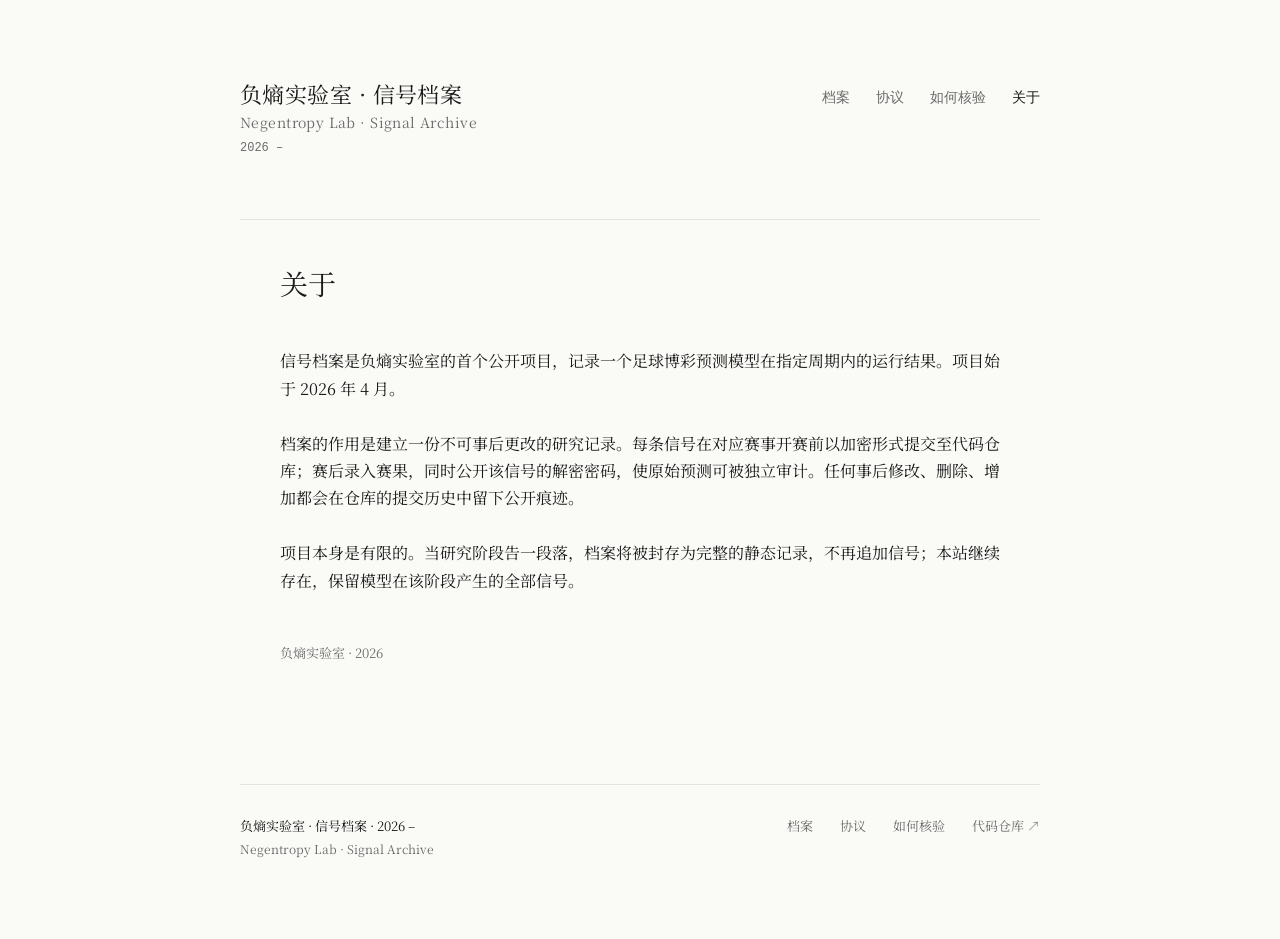
<file: about.html>
<!DOCTYPE html>
<html lang="zh-CN">
<head>
  <meta charset="UTF-8">
  <meta name="viewport" content="width=device-width, initial-scale=1.0">
  <title>关于 · 负熵实验室信号档案</title>
  <meta name="description" content="关于负熵实验室信号档案">
  <link rel="preconnect" href="https://fonts.googleapis.com">
  <link rel="preconnect" href="https://fonts.gstatic.com" crossorigin>
  <link href="https://fonts.googleapis.com/css2?family=Noto+Serif+SC:wght@400;500&display=swap" rel="stylesheet">
  <link rel="stylesheet" href="styles.css?v=20260419l">
</head>
<body>
<div class="wrap">

  <header class="site-header">
    <div class="brand">
      <div class="brand-main-cn">负熵实验室 · 信号档案</div>
      <div class="brand-main-en">Negentropy Lab · Signal Archive</div>
      <div class="brand-meta">2026 –</div>
    </div>
    <nav class="site-nav">
      <a href="index.html">档案</a>
      <a href="protocol.html">协议</a>
      <a href="how.html">如何核验</a>
      <a href="about.html" class="active">关于</a>
    </nav>
  </header>

  <article class="doc">
    <h1>关于</h1>

    <p>信号档案是负熵实验室的首个公开项目，记录一个足球博彩预测模型在指定周期内的运行结果。项目始于 2026 年 4 月。</p>

    <p>档案的作用是建立一份不可事后更改的研究记录。每条信号在对应赛事开赛前以加密形式提交至代码仓库；赛后录入赛果，同时公开该信号的解密密码，使原始预测可被独立审计。任何事后修改、删除、增加都会在仓库的提交历史中留下公开痕迹。</p>

    <p>项目本身是有限的。当研究阶段告一段落，档案将被封存为完整的静态记录，不再追加信号；本站继续存在，保留模型在该阶段产生的全部信号。</p>

    <p class="about-signoff">负熵实验室 · 2026</p>
  </article>

  <footer class="site-footer">
    <div class="footer-brand">
      <div class="footer-brand-cn">负熵实验室 · 信号档案 · 2026 –</div>
      <div class="footer-brand-en">Negentropy Lab · Signal Archive</div>
    </div>
    <div class="footer-links">
      <a href="index.html">档案</a>
      <a href="protocol.html">协议</a>
      <a href="how.html">如何核验</a>
      <a href="https://github.com/NegentropyLab/csv2026" target="_blank" rel="noopener">代码仓库 ↗</a>
    </div>
  </footer>

</div>
</body>
</html>
</file>
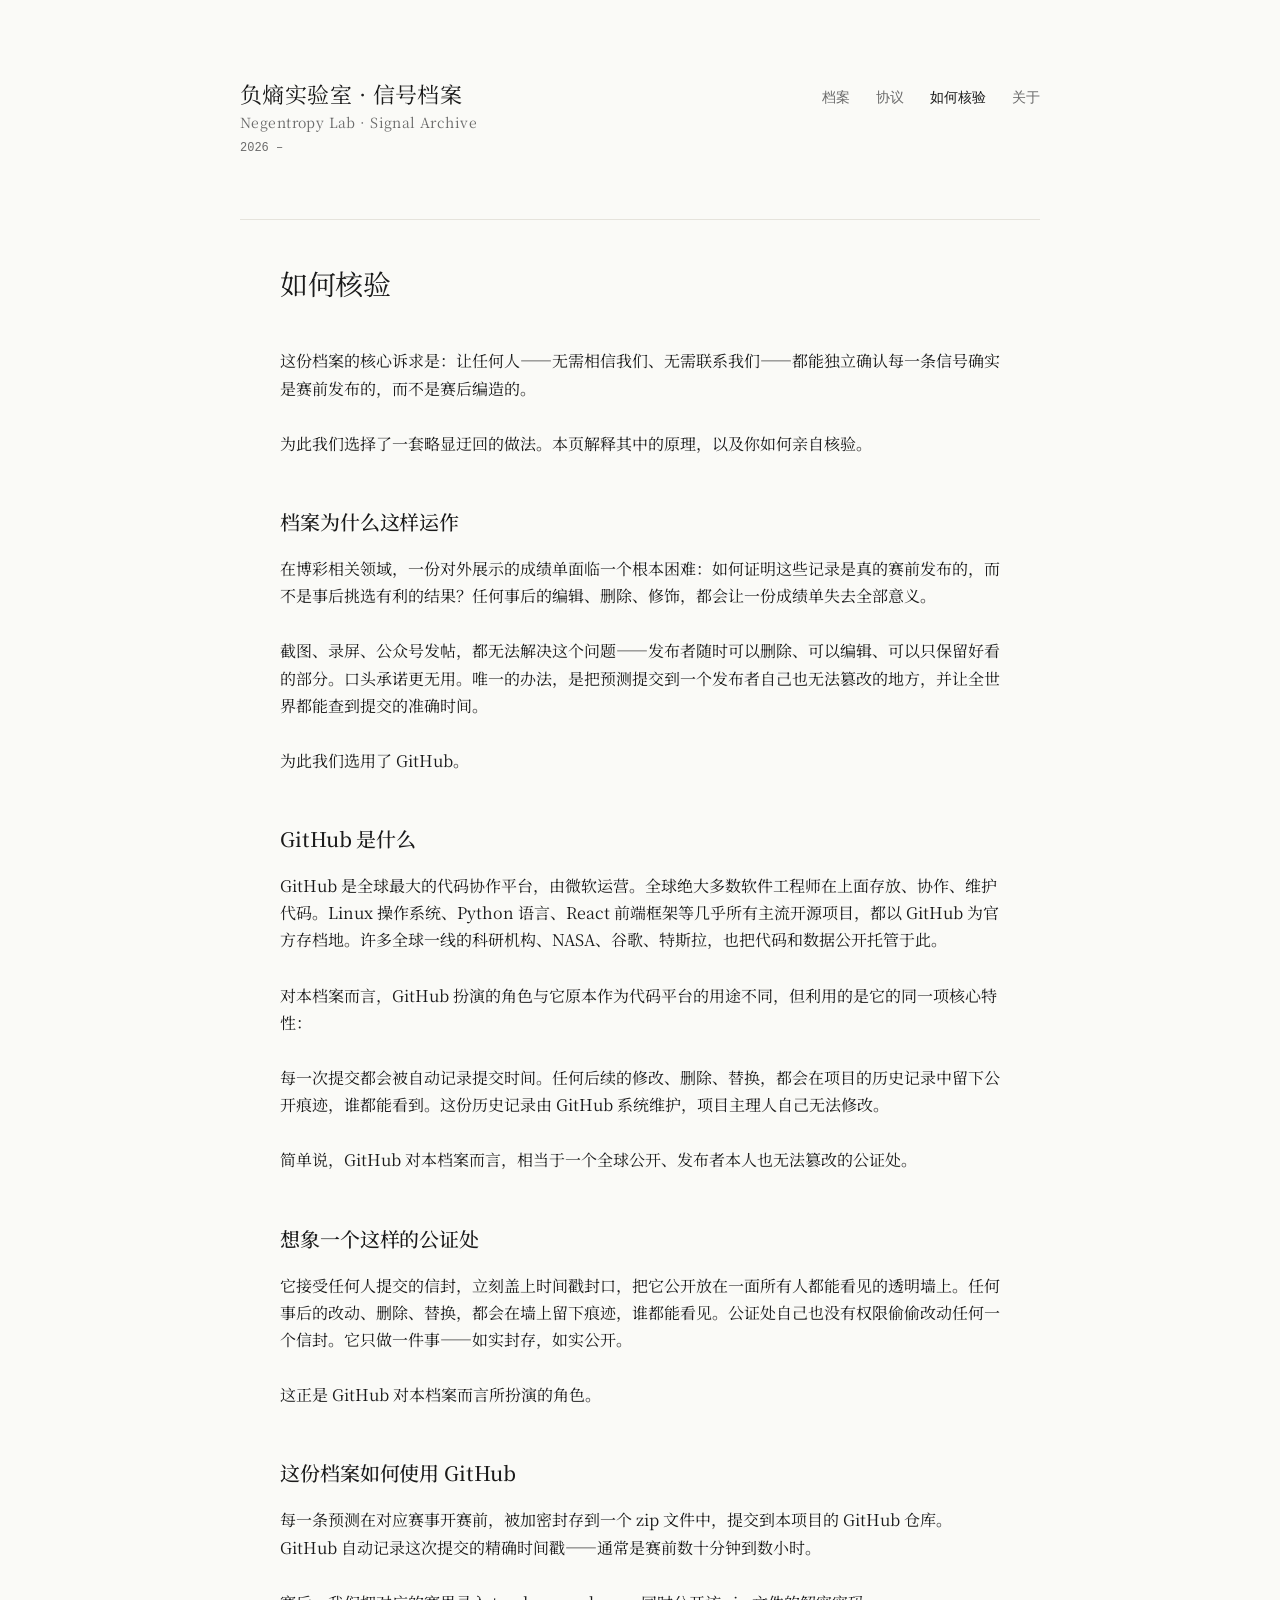
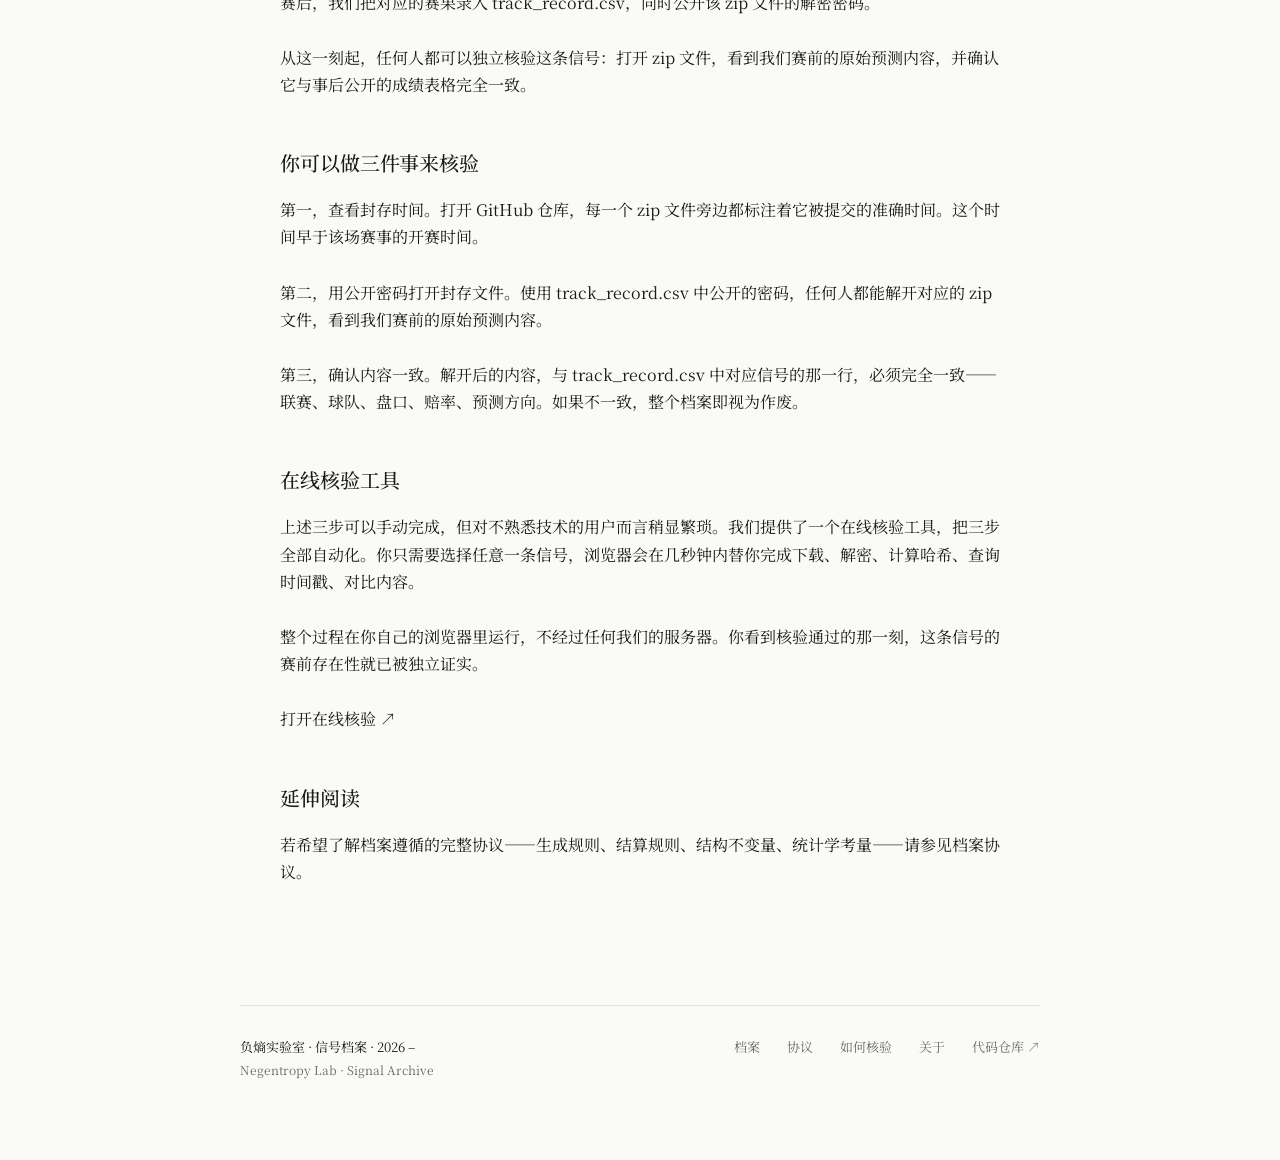
<file: how.html>
<!DOCTYPE html>
<html lang="zh-CN">
<head>
  <meta charset="UTF-8">
  <meta name="viewport" content="width=device-width, initial-scale=1.0">
  <title>如何核验 · 负熵实验室信号档案</title>
  <meta name="description" content="如何独立核验负熵实验室信号档案">
  <link rel="preconnect" href="https://fonts.googleapis.com">
  <link rel="preconnect" href="https://fonts.gstatic.com" crossorigin>
  <link href="https://fonts.googleapis.com/css2?family=Noto+Serif+SC:wght@400;500&display=swap" rel="stylesheet">
  <link rel="stylesheet" href="styles.css?v=20260419l">
</head>
<body>
<div class="wrap">

  <header class="site-header">
    <div class="brand">
      <div class="brand-main-cn">负熵实验室 · 信号档案</div>
      <div class="brand-main-en">Negentropy Lab · Signal Archive</div>
      <div class="brand-meta">2026 –</div>
    </div>
    <nav class="site-nav">
      <a href="index.html">档案</a>
      <a href="protocol.html">协议</a>
      <a href="how.html" class="active">如何核验</a>
      <a href="about.html">关于</a>
    </nav>
  </header>

  <article class="doc">
    <h1>如何核验</h1>

    <p>这份档案的核心诉求是：让任何人——无需相信我们、无需联系我们——都能独立确认每一条信号确实是赛前发布的，而不是赛后编造的。</p>

    <p>为此我们选择了一套略显迂回的做法。本页解释其中的原理，以及你如何亲自核验。</p>

    <h2>档案为什么这样运作</h2>

    <p>在博彩相关领域，一份对外展示的成绩单面临一个根本困难：如何证明这些记录是真的赛前发布的，而不是事后挑选有利的结果？任何事后的编辑、删除、修饰，都会让一份成绩单失去全部意义。</p>

    <p>截图、录屏、公众号发帖，都无法解决这个问题——发布者随时可以删除、可以编辑、可以只保留好看的部分。口头承诺更无用。唯一的办法，是把预测提交到一个发布者自己也无法篡改的地方，并让全世界都能查到提交的准确时间。</p>

    <p>为此我们选用了 GitHub。</p>

    <h2>GitHub 是什么</h2>

    <p>GitHub 是全球最大的代码协作平台，由微软运营。全球绝大多数软件工程师在上面存放、协作、维护代码。Linux 操作系统、Python 语言、React 前端框架等几乎所有主流开源项目，都以 GitHub 为官方存档地。许多全球一线的科研机构、NASA、谷歌、特斯拉，也把代码和数据公开托管于此。</p>

    <p>对本档案而言，GitHub 扮演的角色与它原本作为代码平台的用途不同，但利用的是它的同一项核心特性：</p>

    <p>每一次提交都会被自动记录提交时间。任何后续的修改、删除、替换，都会在项目的历史记录中留下公开痕迹，谁都能看到。这份历史记录由 GitHub 系统维护，项目主理人自己无法修改。</p>

    <p>简单说，GitHub 对本档案而言，相当于一个全球公开、发布者本人也无法篡改的公证处。</p>

    <h2>想象一个这样的公证处</h2>

    <p>它接受任何人提交的信封，立刻盖上时间戳封口，把它公开放在一面所有人都能看见的透明墙上。任何事后的改动、删除、替换，都会在墙上留下痕迹，谁都能看见。公证处自己也没有权限偷偷改动任何一个信封。它只做一件事——如实封存，如实公开。</p>

    <p>这正是 GitHub 对本档案而言所扮演的角色。</p>

    <h2>这份档案如何使用 GitHub</h2>

    <p>每一条预测在对应赛事开赛前，被加密封存到一个 zip 文件中，提交到本项目的 GitHub 仓库。GitHub 自动记录这次提交的精确时间戳——通常是赛前数十分钟到数小时。</p>

    <p>赛后，我们把对应的赛果录入 track_record.csv，同时公开该 zip 文件的解密密码。</p>

    <p>从这一刻起，任何人都可以独立核验这条信号：打开 zip 文件，看到我们赛前的原始预测内容，并确认它与事后公开的成绩表格完全一致。</p>

    <h2>你可以做三件事来核验</h2>

    <p>第一，查看封存时间。打开 GitHub 仓库，每一个 zip 文件旁边都标注着它被提交的准确时间。这个时间早于该场赛事的开赛时间。</p>

    <p>第二，用公开密码打开封存文件。使用 track_record.csv 中公开的密码，任何人都能解开对应的 zip 文件，看到我们赛前的原始预测内容。</p>

    <p>第三，确认内容一致。解开后的内容，与 track_record.csv 中对应信号的那一行，必须完全一致——联赛、球队、盘口、赔率、预测方向。如果不一致，整个档案即视为作废。</p>

    <h2>在线核验工具</h2>

    <p>上述三步可以手动完成，但对不熟悉技术的用户而言稍显繁琐。我们提供了一个在线核验工具，把三步全部自动化。你只需要选择任意一条信号，浏览器会在几秒钟内替你完成下载、解密、计算哈希、查询时间戳、对比内容。</p>

    <p>整个过程在你自己的浏览器里运行，不经过任何我们的服务器。你看到核验通过的那一刻，这条信号的赛前存在性就已被独立证实。</p>

    <p><a href="verify.html">打开在线核验 ↗</a></p>

    <h2>延伸阅读</h2>

    <p>若希望了解档案遵循的完整协议——生成规则、结算规则、结构不变量、统计学考量——请参见<a href="protocol.html">档案协议</a>。</p>
  </article>

  <footer class="site-footer">
    <div class="footer-brand">
      <div class="footer-brand-cn">负熵实验室 · 信号档案 · 2026 –</div>
      <div class="footer-brand-en">Negentropy Lab · Signal Archive</div>
    </div>
    <div class="footer-links">
      <a href="index.html">档案</a>
      <a href="protocol.html">协议</a>
      <a href="how.html">如何核验</a>
      <a href="about.html">关于</a>
      <a href="https://github.com/NegentropyLab/csv2026" target="_blank" rel="noopener">代码仓库 ↗</a>
    </div>
  </footer>

</div>
</body>
</html>
</file>
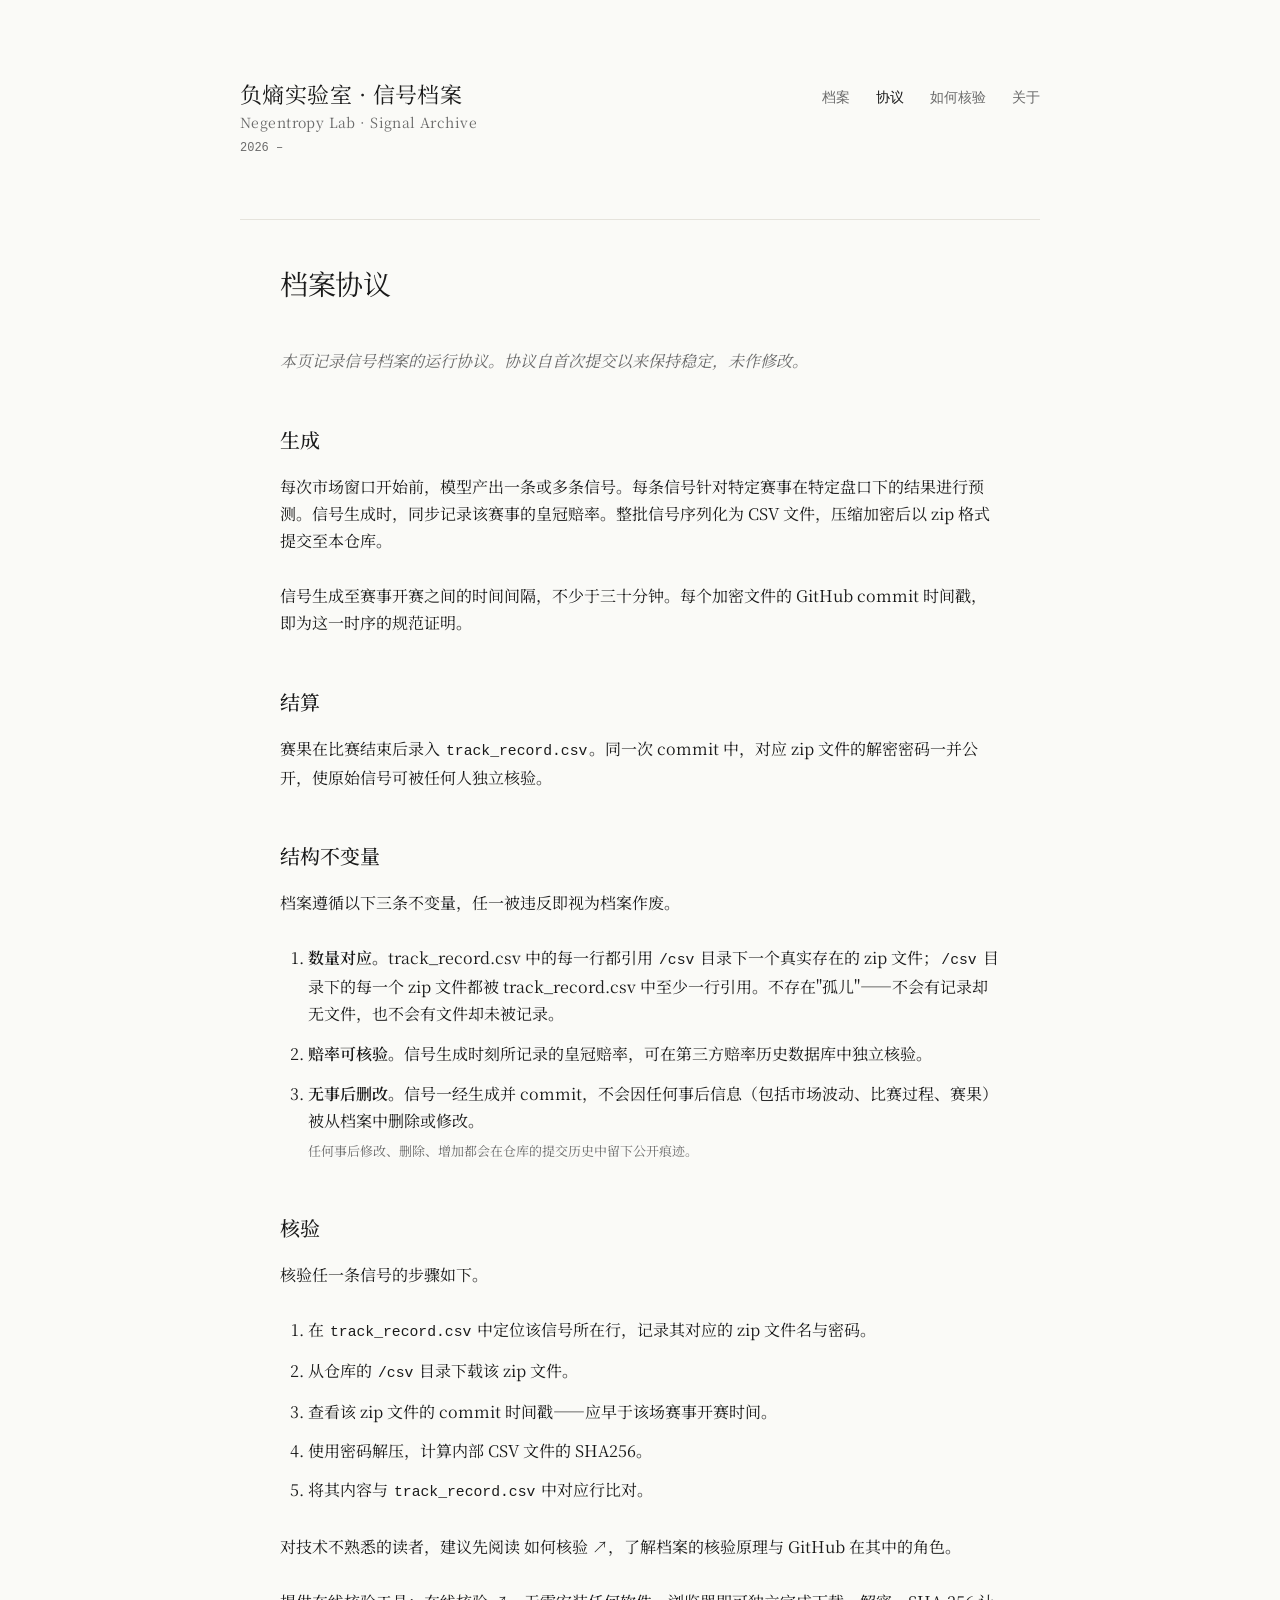
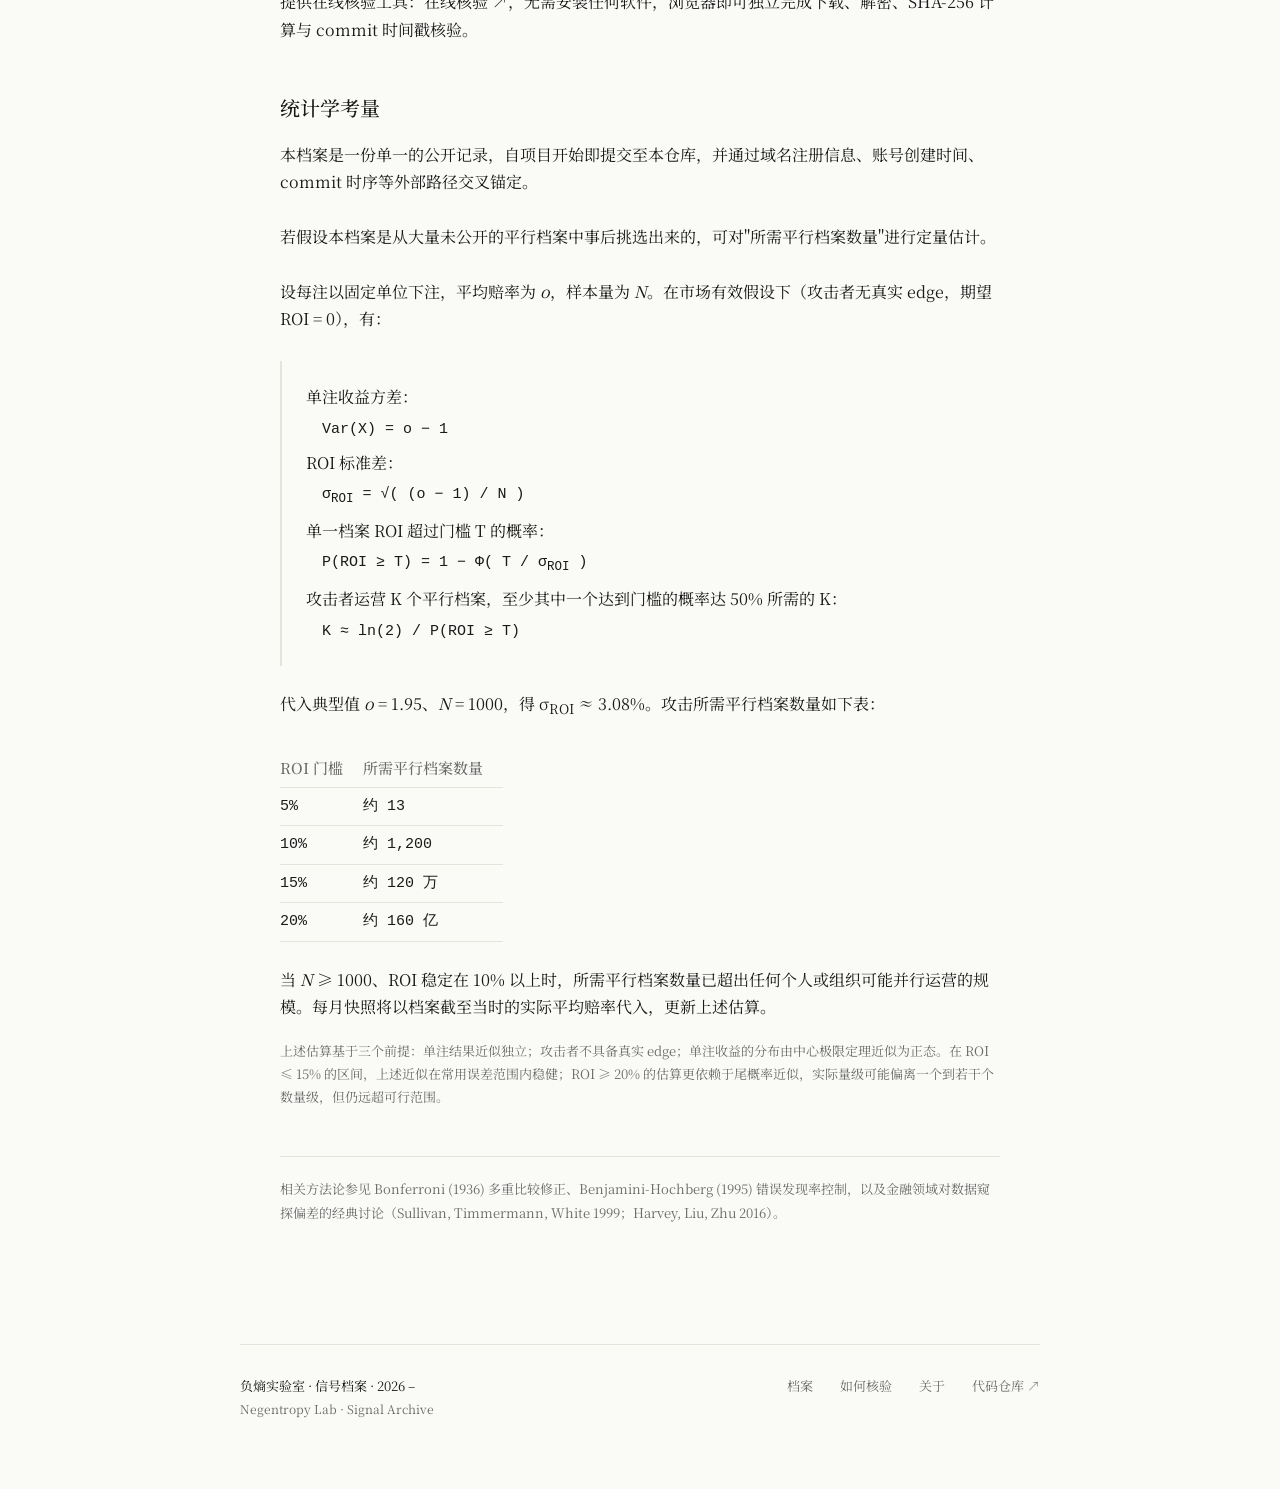
<file: protocol.html>
<!DOCTYPE html>
<html lang="zh-CN">
<head>
  <meta charset="UTF-8">
  <meta name="viewport" content="width=device-width, initial-scale=1.0">
  <title>档案协议 · 负熵实验室</title>
  <meta name="description" content="信号档案的运行协议与核验方式">
  <link rel="preconnect" href="https://fonts.googleapis.com">
  <link rel="preconnect" href="https://fonts.gstatic.com" crossorigin>
  <link href="https://fonts.googleapis.com/css2?family=Noto+Serif+SC:wght@400;500&display=swap" rel="stylesheet">
  <link rel="stylesheet" href="styles.css?v=20260419l">
</head>
<body>
<div class="wrap">

  <header class="site-header">
    <div class="brand">
      <div class="brand-main-cn">负熵实验室 · 信号档案</div>
      <div class="brand-main-en">Negentropy Lab · Signal Archive</div>
      <div class="brand-meta">2026 –</div>
    </div>
    <nav class="site-nav">
      <a href="index.html">档案</a>
      <a href="protocol.html" class="active">协议</a>
      <a href="how.html">如何核验</a>
      <a href="about.html">关于</a>
    </nav>
  </header>

  <article class="doc">
    <h1>档案协议</h1>

    <p class="protocol-preface">本页记录信号档案的运行协议。协议自首次提交以来保持稳定，未作修改。</p>

    <h2>生成</h2>

    <p>每次市场窗口开始前，模型产出一条或多条信号。每条信号针对特定赛事在特定盘口下的结果进行预测。信号生成时，同步记录该赛事的皇冠赔率。整批信号序列化为 CSV 文件，压缩加密后以 zip 格式提交至本仓库。</p>

    <p>信号生成至赛事开赛之间的时间间隔，不少于三十分钟。每个加密文件的 GitHub commit 时间戳，即为这一时序的规范证明。</p>

    <h2>结算</h2>

    <p>赛果在比赛结束后录入 <code>track_record.csv</code>。同一次 commit 中，对应 zip 文件的解密密码一并公开，使原始信号可被任何人独立核验。</p>

    <h2>结构不变量</h2>

    <p>档案遵循以下三条不变量，任一被违反即视为档案作废。</p>

    <ol class="invariants">
      <li><strong>数量对应。</strong>track_record.csv 中的每一行都引用 <code>/csv</code> 目录下一个真实存在的 zip 文件；<code>/csv</code> 目录下的每一个 zip 文件都被 track_record.csv 中至少一行引用。不存在"孤儿"——不会有记录却无文件，也不会有文件却未被记录。</li>
      <li><strong>赔率可核验。</strong>信号生成时刻所记录的皇冠赔率，可在第三方赔率历史数据库中独立核验。</li>
      <li><strong>无事后删改。</strong>信号一经生成并 commit，不会因任何事后信息（包括市场波动、比赛过程、赛果）被从档案中删除或修改。
        <div class="li-note">任何事后修改、删除、增加都会在仓库的提交历史中留下公开痕迹。</div>
      </li>
    </ol>

    <h2>核验</h2>

    <p>核验任一条信号的步骤如下。</p>

    <ol>
      <li>在 <code>track_record.csv</code> 中定位该信号所在行，记录其对应的 zip 文件名与密码。</li>
      <li>从仓库的 <code>/csv</code> 目录下载该 zip 文件。</li>
      <li>查看该 zip 文件的 commit 时间戳——应早于该场赛事开赛时间。</li>
      <li>使用密码解压，计算内部 CSV 文件的 SHA256。</li>
      <li>将其内容与 <code>track_record.csv</code> 中对应行比对。</li>
    </ol>

    <p>对技术不熟悉的读者，建议先阅读 <a href="how.html">如何核验 ↗</a>，了解档案的核验原理与 GitHub 在其中的角色。</p>

    <p>提供在线核验工具：<a href="verify.html">在线核验 ↗</a>，无需安装任何软件，浏览器即可独立完成下载、解密、SHA-256 计算与 commit 时间戳核验。</p>

    <h2>统计学考量</h2>

    <p>本档案是一份单一的公开记录，自项目开始即提交至本仓库，并通过域名注册信息、账号创建时间、commit 时序等外部路径交叉锚定。</p>

    <p>若假设本档案是从大量未公开的平行档案中事后挑选出来的，可对"所需平行档案数量"进行定量估计。</p>

    <p>设每注以固定单位下注，平均赔率为 <em>o</em>，样本量为 <em>N</em>。在市场有效假设下（攻击者无真实 edge，期望 ROI = 0），有：</p>

    <div class="formula-block">
      <p>单注收益方差：</p>
      <p class="formula">Var(X) = o − 1</p>

      <p>ROI 标准差：</p>
      <p class="formula">σ<sub>ROI</sub> = √( (o − 1) / N )</p>

      <p>单一档案 ROI 超过门槛 T 的概率：</p>
      <p class="formula">P(ROI ≥ T) = 1 − Φ( T / σ<sub>ROI</sub> )</p>

      <p>攻击者运营 K 个平行档案，至少其中一个达到门槛的概率达 50% 所需的 K：</p>
      <p class="formula">K ≈ ln(2) / P(ROI ≥ T)</p>
    </div>

    <p>代入典型值 <em>o</em> = 1.95、<em>N</em> = 1000，得 σ<sub>ROI</sub> ≈ 3.08%。攻击所需平行档案数量如下表：</p>

    <table class="stats-table">
      <thead>
        <tr><th>ROI 门槛</th><th>所需平行档案数量</th></tr>
      </thead>
      <tbody>
        <tr><td>5%</td><td>约 13</td></tr>
        <tr><td>10%</td><td>约 1,200</td></tr>
        <tr><td>15%</td><td>约 120 万</td></tr>
        <tr><td>20%</td><td>约 160 亿</td></tr>
      </tbody>
    </table>

    <p>当 <em>N</em> ≥ 1000、ROI 稳定在 10% 以上时，所需平行档案数量已超出任何个人或组织可能并行运营的规模。每月快照将以档案截至当时的实际平均赔率代入，更新上述估算。</p>

    <p class="protocol-caveat">上述估算基于三个前提：单注结果近似独立；攻击者不具备真实 edge；单注收益的分布由中心极限定理近似为正态。在 ROI ≤ 15% 的区间，上述近似在常用误差范围内稳健；ROI ≥ 20% 的估算更依赖于尾概率近似，实际量级可能偏离一个到若干个数量级，但仍远超可行范围。</p>

    <p class="protocol-footnote">相关方法论参见 Bonferroni (1936) 多重比较修正、Benjamini-Hochberg (1995) 错误发现率控制，以及金融领域对数据窥探偏差的经典讨论（Sullivan, Timmermann, White 1999；Harvey, Liu, Zhu 2016）。</p>
  </article>

  <footer class="site-footer">
    <div class="footer-brand">
      <div class="footer-brand-cn">负熵实验室 · 信号档案 · 2026 –</div>
      <div class="footer-brand-en">Negentropy Lab · Signal Archive</div>
    </div>
    <div class="footer-links">
      <a href="index.html">档案</a>
      <a href="how.html">如何核验</a>
      <a href="about.html">关于</a>
      <a href="https://github.com/NegentropyLab/csv2026" target="_blank" rel="noopener">代码仓库 ↗</a>
    </div>
  </footer>

</div>
</body>
</html>
</file>
<file: styles.css>
/* Negentropy Lab · Signal Archive */

*, *::before, *::after { box-sizing: border-box; }
html, body, h1, h2, h3, p, ol, ul, figure, table { margin: 0; padding: 0; }

:root {
  --bg: #FAFAF7;
  --text: #1A1A1A;
  --text-primary: #1A1A1A;
  --text-secondary: #6B6B6B;
  --accent: #2C3E50;
  --border: #E5E3DC;
  --grid: #F0EEE7;
  --font-serif: Georgia, "Source Han Serif SC", "Noto Serif SC", "Songti SC", STSong, "SimSun", serif;
  --font-mono: "SF Mono", Monaco, Consolas, "PingFang SC", "Hiragino Sans GB", "Microsoft YaHei", monospace;
  --font-sans-cn: -apple-system, "PingFang SC", "Hiragino Sans GB", "Microsoft YaHei", sans-serif;
}

html, body {
  background: var(--bg);
  color: var(--text);
  font-family: var(--font-serif);
  font-size: 16px;
  line-height: 1.7;
  -webkit-font-smoothing: antialiased;
  -moz-osx-font-smoothing: grayscale;
}

a { color: inherit; text-decoration: none; }
a:hover { text-decoration: underline; }

.wrap { max-width: 960px; margin: 0 auto; padding: 40px; }
@media (min-width: 768px) { .wrap { padding: 80px; } }

/* Archived banner */
.archive-banner {
  background: var(--text);
  color: var(--bg);
  font-family: var(--font-sans-cn);
  font-size: 13px;
  text-align: center;
  padding: 10px;
  letter-spacing: 0.02em;
}

/* Header */
.site-header {
  display: flex;
  justify-content: space-between;
  align-items: flex-start;
  gap: 40px;
  padding-bottom: 60px;
  margin-bottom: 40px;
  border-bottom: 1px solid var(--border);
}

.brand-main-cn {
  font-family: var(--font-serif);
  font-size: 22px;
  font-weight: 400;
  color: var(--text-primary);
  letter-spacing: 0.02em;
  line-height: 1.3;
}
.brand-main-en {
  font-family: var(--font-serif);
  font-size: 14px;
  font-weight: 400;
  color: var(--text-secondary);
  margin-top: 2px;
  letter-spacing: 0.03em;
}
.brand-meta {
  font-family: var(--font-mono);
  font-size: 12px;
  color: var(--text-secondary);
  margin-top: 4px;
}

.site-nav {
  font-family: var(--font-sans-cn);
  font-size: 14px;
  color: var(--text-secondary);
  flex-shrink: 0;
  padding-top: 6px;
}
.site-nav a { margin-left: 22px; }
.site-nav a:hover { color: var(--text); }
.site-nav a.active { color: var(--text); }

/* Running state line */
.state-line {
  display: flex;
  gap: 40px;
  font-size: 14px;
  padding: 20px 0;
  border-bottom: 1px solid var(--border);
  margin-bottom: 80px;
  flex-wrap: wrap;
}
.state-item { display: flex; align-items: baseline; gap: 10px; }
.state-label { color: var(--text-secondary); font-family: var(--font-sans-cn); }
.state-value { font-family: var(--font-mono); color: var(--text); font-variant-numeric: tabular-nums; }

/* Section rhythm */
section { margin-bottom: 100px; }

h1 { font-size: 28px; font-weight: 400; margin-bottom: 12px; letter-spacing: -0.01em; }
h2 { font-size: 20px; font-weight: 500; margin-bottom: 16px; margin-top: 48px; letter-spacing: -0.005em; }
h2:first-child { margin-top: 0; }
p { margin-bottom: 24px; }

.caption {
  font-family: var(--font-sans-cn);
  font-size: 12px;
  color: var(--text-secondary);
  margin-top: 20px;
}
.caption.guide-link {
  margin-top: 8px;
  font-size: 13px;
  font-family: var(--font-serif);
}
.caption.guide-link a {
  color: var(--text-secondary);
  text-decoration: underline;
  text-underline-offset: 3px;
}
.caption.guide-link a:hover { color: var(--text); }

.verify-prelude {
  font-size: 13px;
  color: var(--text-secondary);
  margin-top: -12px;
  margin-bottom: 20px;
}
.verify-prelude a {
  color: var(--text-secondary);
  text-decoration: underline;
  text-underline-offset: 3px;
}
.verify-prelude a:hover { color: var(--text); }

/* Equity chart */
.chart-wrap { width: 100%; height: 500px; position: relative; }
#equityChart { width: 100% !important; height: 100% !important; display: block; }

/* Stats block */
.stats-row {
  display: grid;
  grid-template-columns: repeat(auto-fit, minmax(140px, 1fr));
  gap: 40px 60px;
  margin: 20px 0;
}
.stat { display: flex; flex-direction: column; gap: 10px; }
.stat-label { font-family: var(--font-serif); font-size: 13px; color: var(--text-secondary); }
.stat-value { font-family: var(--font-mono); font-size: 32px; font-weight: 400; line-height: 1; font-variant-numeric: tabular-nums; }

/* CSV link row */
.csv-link-row {
  font-family: var(--font-serif);
  font-size: 14px;
  color: var(--text-secondary);
  text-align: right;
  margin-bottom: 1rem;
}
.csv-link-row a {
  color: var(--text-secondary);
  text-decoration: underline;
  text-underline-offset: 3px;
}
.csv-link-row a:hover {
  color: var(--text-primary);
}
.csv-link-row .csv-link-sep { margin-left: 24px; }

/* Table */
.table-scroll {
  width: 100%;
  overflow-x: auto;
  -webkit-overflow-scrolling: touch;
}
.record-table {
  width: 100%;
  min-width: max-content;
  border-collapse: collapse;
  margin-top: 20px;
  font-size: 13px;
  table-layout: auto;
}
.record-table thead th {
  font-family: var(--font-sans-cn);
  font-weight: 400;
  font-size: 12px;
  color: var(--text-secondary);
  text-align: left;
  padding: 12px 10px 10px;
  border-bottom: 1px solid var(--border);
  white-space: nowrap;
}
.record-table td {
  padding: 10px;
  border-bottom: 1px solid var(--border);
  vertical-align: baseline;
  white-space: nowrap;
}
.record-table td.num, .record-table th.num {
  text-align: right;
  font-family: var(--font-mono);
  font-variant-numeric: tabular-nums;
}
.record-table td.text { font-family: var(--font-serif); }
.record-table td.link a { color: var(--text-secondary); }
.record-table td.link a:hover { color: var(--text); }
.record-table td .vs { color: var(--text-secondary); margin: 0 4px; }
.record-table td .ratio { color: var(--text-secondary); font-size: 0.85em; margin-left: 6px; }

.load-more {
  display: block;
  margin: 40px auto 0;
  background: none;
  border: 1px solid var(--border);
  color: var(--text-secondary);
  font-family: var(--font-sans-cn);
  font-size: 13px;
  padding: 10px 22px;
  cursor: pointer;
  letter-spacing: 0.04em;
}
.load-more:hover { color: var(--text); border-color: var(--text-secondary); }

/* Footer */
.site-footer {
  margin-top: 120px;
  padding-top: 30px;
  border-top: 1px solid var(--border);
  display: flex;
  justify-content: space-between;
  font-size: 13px;
  color: var(--text-secondary);
  flex-wrap: wrap;
  gap: 20px;
}
.footer-brand .footer-brand-cn { color: var(--text); font-family: var(--font-serif); }
.footer-brand .footer-brand-en { color: var(--text-secondary); font-family: var(--font-serif); font-size: 12px; margin-top: 2px; }
.footer-links a { margin-left: 24px; }
.footer-links a:first-child { margin-left: 0; }
.footer-links a:hover { color: var(--text); }

/* Document pages */
.doc { max-width: 720px; margin: 0 auto; }
.doc p { margin-bottom: 28px; }
.doc ol, .doc ul { margin-bottom: 28px; padding-left: 28px; }
.doc li { margin-bottom: 12px; }
.doc h1 { margin-bottom: 40px; }
.doc strong { font-weight: 600; }
.doc code {
  font-family: var(--font-mono);
  font-size: 0.92em;
  padding: 0 2px;
}
.doc .lede { color: var(--text-secondary); }

.protocol-preface {
  color: var(--text-secondary);
  font-style: italic;
  margin-bottom: 40px;
}

.invariants li { margin-bottom: 0.8rem; }
.invariants .li-note {
  margin-top: 6px;
  font-size: 13px;
  color: var(--text-secondary);
  line-height: 1.7;
}

.protocol-caveat {
  font-size: 13px;
  color: var(--text-secondary);
  line-height: 1.75;
  margin-top: -8px;
  margin-bottom: 32px;
}

.protocol-footnote {
  margin-top: 48px;
  padding-top: 20px;
  border-top: 1px solid var(--border);
  font-size: 13px;
  color: var(--text-secondary);
  line-height: 1.8;
}

.about-signoff {
  margin-top: 3rem;
  font-family: var(--font-serif);
  font-size: 13px;
  color: var(--text-secondary);
}

/* Protocol — formulas and stats table */
.formula-block {
  margin: 1.5rem 0;
  padding: 1rem 1.5rem;
  border-left: 2px solid var(--border);
  background: transparent;
}
.formula-block p { margin: 0.4rem 0; }
.formula {
  font-family: var(--font-mono);
  font-size: 15px;
  color: var(--text-primary);
  padding-left: 1rem;
}

.stats-table {
  border-collapse: collapse;
  margin: 1rem 0 1.5rem;
  font-size: 15px;
}
.stats-table th, .stats-table td {
  padding: 6px 20px 6px 0;
  text-align: left;
  border-bottom: 1px solid var(--border);
}
.stats-table th {
  font-weight: 500;
  color: var(--text-secondary);
}
.stats-table td {
  font-family: var(--font-mono);
}

/* Loading */
.loading { font-family: var(--font-sans-cn); font-size: 13px; color: var(--text-secondary); padding: 40px 0; }

/* Signal header (on verify.html, loaded from ?id=) */
.sig-header {
  margin: 24px 0 32px;
  padding: 20px 0;
  border-top: 1px solid var(--border);
  border-bottom: 1px solid var(--border);
}
.sig-header .sh-title {
  font-family: var(--font-serif);
  font-size: 20px;
  color: var(--text);
  margin-bottom: 6px;
}
.sig-header .sh-meta {
  font-family: var(--font-mono);
  font-size: 13px;
  color: var(--text-secondary);
  margin-bottom: 14px;
}
.sig-header .sh-actions {
  display: flex;
  gap: 20px;
  flex-wrap: wrap;
}
.sig-header .sh-actions a {
  font-family: var(--font-sans-cn);
  font-size: 13px;
  color: var(--text-secondary);
  text-decoration: underline;
  text-underline-offset: 3px;
}
.sig-header .sh-actions a:hover { color: var(--text); }
.sig-header .sh-empty {
  font-family: var(--font-serif);
  font-size: 14px;
  color: var(--text-secondary);
}
.sig-header .sh-empty a {
  color: var(--text);
  text-decoration: underline;
  text-underline-offset: 3px;
}

/* Decrypted content block (full CSV dump after verification) */
.decrypted-content {
  margin-top: 40px;
  padding-top: 24px;
  border-top: 1px solid var(--border);
}
.decrypted-content .dc-title {
  font-family: var(--font-serif);
  font-size: 16px;
  color: var(--text);
  margin-bottom: 8px;
}
.decrypted-content .dc-note {
  font-family: var(--font-serif);
  font-size: 13px;
  color: var(--text-secondary);
  margin-bottom: 16px;
  line-height: 1.7;
}
.dc-scroll {
  width: 100%;
  overflow-x: auto;
  -webkit-overflow-scrolling: touch;
  border-top: 1px solid var(--border);
}
.dc-table-full {
  width: 100%;
  min-width: max-content;
  border-collapse: collapse;
  font-size: 12.5px;
  table-layout: auto;
}
.dc-table-full thead th {
  font-family: var(--font-sans-cn);
  font-weight: 400;
  font-size: 11px;
  color: var(--text-secondary);
  text-align: left;
  padding: 10px 12px 8px 0;
  border-bottom: 1px solid var(--border);
  white-space: nowrap;
}
.dc-table-full tbody td {
  font-family: var(--font-mono);
  font-variant-numeric: tabular-nums;
  color: var(--text);
  padding: 8px 12px 8px 0;
  border-bottom: 1px solid var(--border);
  vertical-align: baseline;
  white-space: nowrap;
}
.dc-table-full tbody td.empty { color: var(--text-secondary); }
.dc-table-full tbody td.url a {
  color: var(--text);
  text-decoration: underline;
  text-underline-offset: 3px;
}
.dc-table-full tbody td.url a:hover { color: var(--text-secondary); }
.dc-table-full tbody tr.current td {
  background: #F2EFE8;
  font-weight: 500;
}

/* Verify page */
.verify-controls {
  display: flex;
  gap: 12px;
  align-items: center;
  margin: 30px 0;
  padding: 20px 0;
  border-top: 1px solid var(--border);
  border-bottom: 1px solid var(--border);
  flex-wrap: wrap;
}
.verify-controls label {
  font-family: var(--font-sans-cn);
  font-size: 13px;
  color: var(--text-secondary);
}
.verify-controls select {
  font-family: var(--font-mono);
  font-size: 13px;
  padding: 9px 10px;
  border: 1px solid var(--border);
  background: var(--bg);
  color: var(--text);
  flex: 1;
  min-width: 240px;
  min-height: 44px;
}
.verify-controls button {
  font-family: var(--font-sans-cn);
  font-size: 14px;
  padding: 9px 22px;
  border: 1px solid var(--text);
  background: var(--text);
  color: var(--bg);
  cursor: pointer;
  min-height: 44px;
}
.verify-controls button:disabled {
  background: var(--border);
  border-color: var(--border);
  color: var(--text-secondary);
  cursor: not-allowed;
}
.verify-controls button:hover:not(:disabled) {
  background: var(--bg);
  color: var(--text);
}

.verify-step {
  display: flex;
  gap: 16px;
  padding: 14px 0;
  border-bottom: 1px solid var(--border);
}
.verify-step .vs-name {
  font-family: var(--font-serif);
  font-size: 15px;
  color: var(--text);
  min-width: 160px;
  flex-shrink: 0;
}
.verify-step .vs-icon {
  display: inline-block;
  width: 18px;
  font-family: var(--font-mono);
}
.verify-step.warn .vs-icon { color: #B8941F; }
.verify-step.error .vs-icon { color: var(--text); font-weight: 600; }
.verify-step .vs-detail {
  font-family: var(--font-mono);
  font-size: 12.5px;
  color: var(--text-secondary);
  word-break: break-all;
  line-height: 1.7;
  flex: 1;
}

.verify-summary {
  margin-top: 50px;
  padding: 30px 0;
  border-top: 2px solid var(--text);
  border-bottom: 1px solid var(--border);
}
.verify-summary .vs-title {
  font-family: var(--font-serif);
  font-size: 20px;
  color: var(--text);
  margin-bottom: 12px;
}
.verify-summary .vs-meta {
  font-family: var(--font-mono);
  font-size: 13px;
  color: var(--text-secondary);
}

@media (max-width: 640px) {
  .verify-controls { flex-direction: column; align-items: stretch; }
  .verify-controls select { min-width: 0; width: 100%; }
  .verify-controls button { width: 100%; }
  .verify-step { flex-direction: column; gap: 6px; }
  .verify-step .vs-name { min-width: 0; }
  .formula-block { padding: 0.75rem 1rem; }
  .formula { font-size: 13px; padding-left: 0; }
  .stats-table { font-size: 13px; }
}

/* Responsive */
@media (max-width: 640px) {
  .site-header { flex-direction: column; gap: 24px; padding-bottom: 40px; }
  .site-nav a { margin-left: 0; margin-right: 20px; }
  .state-line { gap: 24px; margin-bottom: 60px; }
  section { margin-bottom: 70px; }
  .stats-row { grid-template-columns: repeat(2, 1fr); gap: 24px 20px; }
  .stat-value { font-size: 24px; }
  .record-table { font-size: 12px; }
  .record-table td, .record-table thead th { padding: 8px 6px; }
  .chart-wrap { height: 340px; }
  .site-footer { flex-direction: column; }
  .footer-links a { margin-left: 0; margin-right: 20px; }
}
</file>
